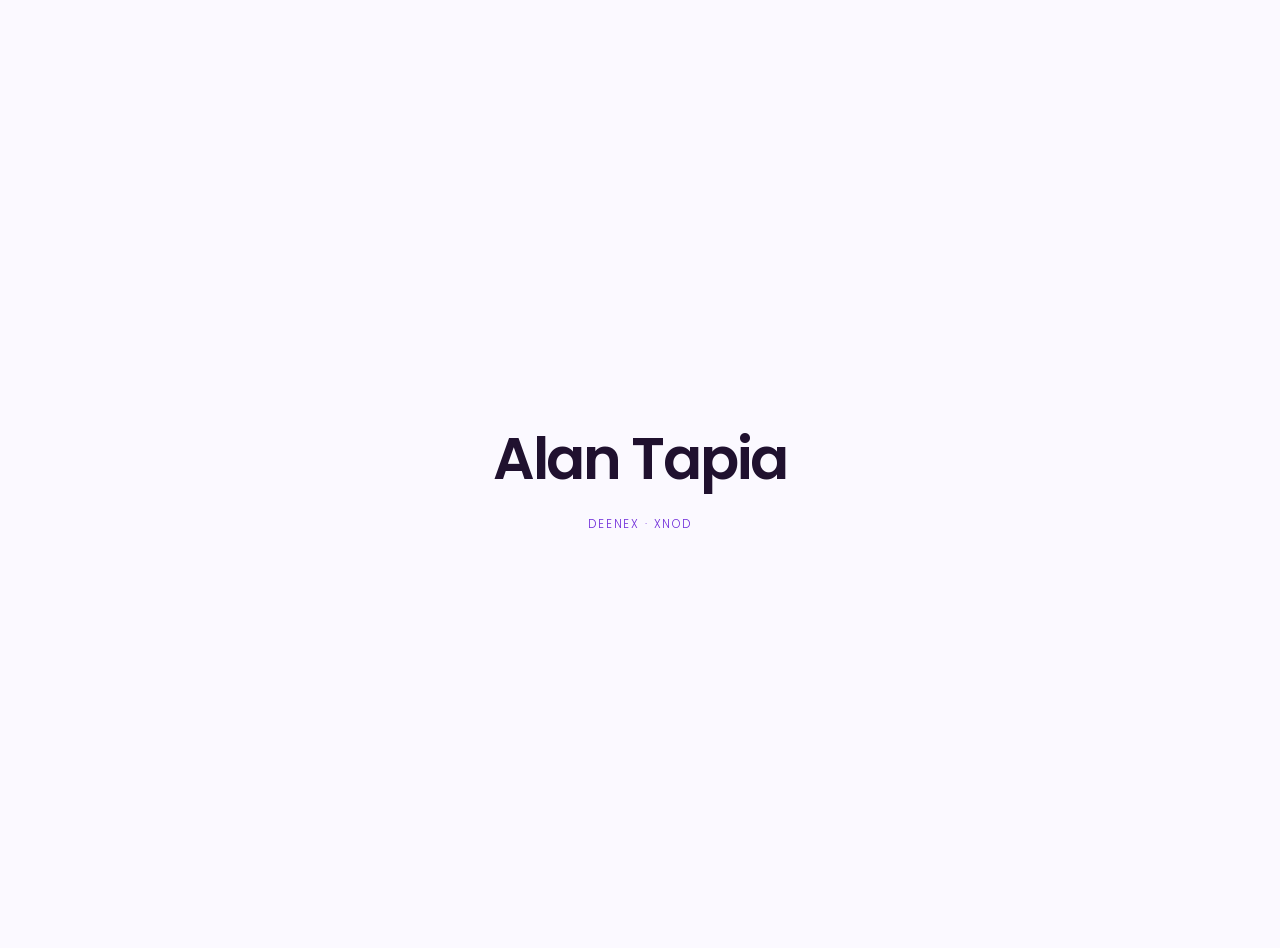
<file: index.html>
<!doctype html>
<html lang="es">
<head>
<meta charset="utf-8">
<meta name="viewport" content="width=device-width, initial-scale=1">
<meta name="robots" content="noindex, nofollow">
<title>Alan Tapia</title>
<link rel="preconnect" href="https://fonts.googleapis.com">
<link rel="preconnect" href="https://fonts.gstatic.com" crossorigin>
<link rel="stylesheet" href="https://fonts.googleapis.com/css2?family=Poppins:wght@300;600&display=swap">
<style>
:root{color-scheme:light dark; --fondo:#FBF9FF; --tinta:#20112F; --violeta:#6D28D9}
@media (prefers-color-scheme:dark){:root{--fondo:#130920; --tinta:#F0EAFA; --violeta:#B394F5}}
html,body{height:100%}
body{margin:0; display:grid; place-items:center; background:var(--fondo); color:var(--tinta);
  font-family:"Poppins","Segoe UI",system-ui,sans-serif; text-align:center; padding:24px}
h1{font-size:clamp(34px,7vw,58px); font-weight:600; letter-spacing:-.04em; margin:0}
p{font-weight:300; color:var(--violeta); margin:14px 0 0; letter-spacing:.16em;
  text-transform:uppercase; font-size:11.5px}
</style>
</head>
<body>
<main>
  <h1>Alan Tapia</h1>
  <p>Deenex &middot; Xnod</p>
</main>
</body>
</html>
</file>
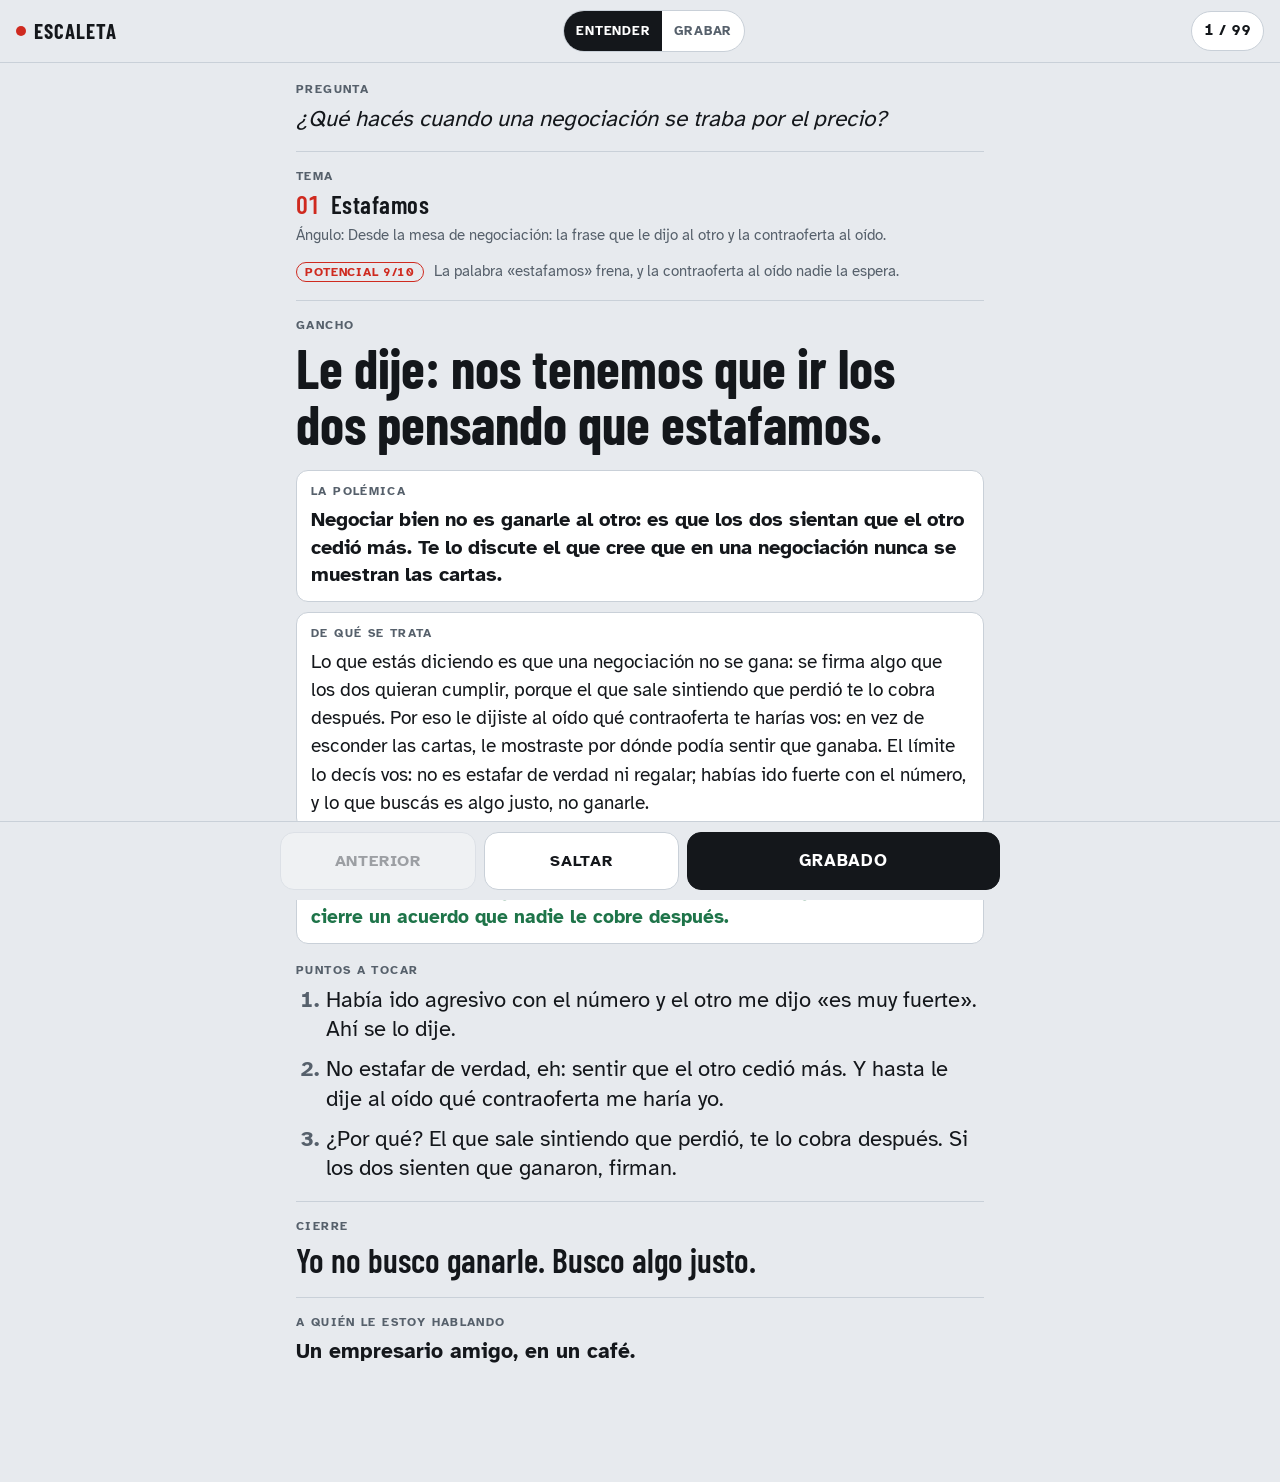
<file: escaleta-61ca1c35302c6a0f/index.html>
<!doctype html>
<html lang="es">
<head>
<meta charset="utf-8">
<meta name="viewport" content="width=device-width, initial-scale=1, viewport-fit=cover">
<meta name="robots" content="noindex, nofollow">
<meta name="description" content="Un tema por pantalla para grabar clips: gancho, puntos a tocar, cierre y a quién le hablás.">
<meta name="theme-color" content="#E7EAEE" media="(prefers-color-scheme: light)">
<meta name="theme-color" content="#0E1013" media="(prefers-color-scheme: dark)">
<meta name="apple-mobile-web-app-capable" content="yes">
<meta name="mobile-web-app-capable" content="yes">
<meta name="apple-mobile-web-app-status-bar-style" content="black-translucent">
<meta name="apple-mobile-web-app-title" content="Escaleta">
<title>Escaleta</title>
<link rel="manifest" href="manifest.webmanifest">
<link rel="icon" type="image/png" sizes="32x32" href="icons/favicon-32.png">
<link rel="apple-touch-icon" href="icons/apple-touch-icon.png">
<link rel="preload" href="fonts/barlow-condensed-700.woff2" as="font" type="font/woff2" crossorigin>
<link rel="preload" href="fonts/atkinson-hyperlegible-400.woff2" as="font" type="font/woff2" crossorigin>
<link rel="stylesheet" href="app.css">
</head>
<body>
<header class="top">
  <span class="marca"><span class="dot" aria-hidden="true"></span><span class="marca-txt">ESCALETA</span></span>
  <div class="modo" role="group" aria-label="Modo">
    <button id="modo-entender" type="button" aria-pressed="true">ENTENDER</button>
    <button id="modo-grabar" type="button" aria-pressed="false">GRABAR</button>
  </div>
  <button id="contador" class="contador" type="button" aria-label="Ver todos los temas">&nbsp;</button>
</header>

<main id="vista-tema" class="vista" aria-live="polite">
  <section class="campo" id="campo-pregunta">
    <p class="lbl">PREGUNTA</p>
    <p id="pregunta" class="pregunta"></p>
  </section>
  <section class="campo" id="campo-tema">
    <p class="lbl">TEMA</p>
    <h1 id="tema" class="tema-titulo"></h1>
    <p id="angulo" class="angulo prep"></p>
    <p id="potencial" class="potencial prep"></p>
  </section>
  <section class="campo">
    <p class="lbl">GANCHO</p>
    <p id="gancho" class="gancho"></p>
  </section>
  <section class="campo prep" id="campo-polemica">
    <p class="lbl">LA POLÉMICA</p>
    <p id="polemica" class="polemica"></p>
  </section>
  <section class="campo prep" id="campo-insight">
    <p class="lbl">DE QUÉ SE TRATA</p>
    <p id="insight" class="insight"></p>
  </section>
  <section class="campo prep" id="campo-objetivo">
    <p class="lbl">POR QUÉ TE ESCUCHA</p>
    <p id="objetivo" class="objetivo"></p>
  </section>
  <section class="campo">
    <p class="lbl">PUNTOS A TOCAR</p>
    <ol id="puntos" class="puntos"></ol>
  </section>
  <section class="campo">
    <p class="lbl">CIERRE</p>
    <p id="cierre" class="cierre"></p>
  </section>
  <section class="campo">
    <p class="lbl">A QUIÉN LE ESTOY HABLANDO</p>
    <p id="aquien" class="aquien"></p>
  </section>
</main>

<main id="vista-lista" class="vista" hidden>
  <div class="lista-head">
    <h2>Todos los temas</h2>
    <button id="volver" class="btn primario" type="button">VOLVER</button>
  </div>
  <p id="resumen" class="nota"></p>
  <ol id="items" class="items"></ol>
  <div class="pie">
    <button id="reiniciar" class="btn" type="button">Empezar de cero</button>
  </div>
</main>

<main id="vista-fin" class="vista" hidden>
  <p class="gancho">Listo.</p>
  <p id="fin-texto" class="aquien"></p>
  <div class="fila">
    <button id="ir-saltados" class="btn primario" type="button" hidden></button>
    <button id="ver-todos" class="btn" type="button">Ver todos</button>
  </div>
</main>

<main id="vista-error" class="vista" hidden>
  <p class="cierre">No pude cargar los guiones.</p>
  <p class="nota">Abrí la app una vez con internet para que se descarguen. Después funciona sin conexión.</p>
  <div class="fila"><button id="reintentar" class="btn primario" type="button">Reintentar</button></div>
</main>

<nav id="acciones" class="acciones" aria-label="Acciones">
  <div class="acciones-in">
    <button id="anterior" type="button">ANTERIOR</button>
    <button id="saltar" type="button">SALTAR</button>
    <button id="grabado" class="primario" type="button">GRABADO</button>
  </div>
</nav>

<script src="app.js" defer></script>
</body>
</html>
</file>
<file: escaleta-61ca1c35302c6a0f/app.css>
@font-face { font-family: "Barlow Condensed"; font-style: normal; font-weight: 600; font-display: swap; src: url("fonts/barlow-condensed-600.woff2") format("woff2"); }
@font-face { font-family: "Barlow Condensed"; font-style: normal; font-weight: 700; font-display: swap; src: url("fonts/barlow-condensed-700.woff2") format("woff2"); }
@font-face { font-family: "Atkinson Hyperlegible"; font-style: normal; font-weight: 400; font-display: swap; src: url("fonts/atkinson-hyperlegible-400.woff2") format("woff2"); }
@font-face { font-family: "Atkinson Hyperlegible"; font-style: normal; font-weight: 700; font-display: swap; src: url("fonts/atkinson-hyperlegible-700.woff2") format("woff2"); }

/* Un tema por pantalla, los botones siempre abajo al alcance del pulgar. */
:root {
  --bg: #E7EAEE;
  --surface: #FFFFFF;
  --ink: #14171B;
  --muted: #56606B;
  --line: #C9D0D8;
  --tally: #CF2A1F;
  --ok: #1E7449;
  --btn: #14171B;
  --btn-ink: #FFFFFF;
  --f-display: "Barlow Condensed", "Arial Narrow", "Roboto Condensed", sans-serif;
  --f-read: "Atkinson Hyperlegible", system-ui, -apple-system, "Segoe UI", Roboto, sans-serif;
  color-scheme: light;
}
@media (prefers-color-scheme: dark) {
  :root {
    --bg: #0E1013; --surface: #171A1F; --ink: #ECEFF3; --muted: #9AA4AF; --line: #2B3038;
    --tally: #FF4D40; --ok: #52C48C; --btn: #ECEFF3; --btn-ink: #0E1013;
    color-scheme: dark;
  }
}

* { box-sizing: border-box; }
html, body { margin: 0; }
body { background: var(--bg); color: var(--ink); font-family: var(--f-read); font-size: 16px; line-height: 1.45; -webkit-text-size-adjust: 100%; }
[hidden] { display: none !important; }
button { font: inherit; color: inherit; touch-action: manipulation; -webkit-tap-highlight-color: transparent; }
button:focus-visible { outline: 3px solid var(--tally); outline-offset: 2px; }

.top { position: sticky; top: 0; z-index: 2; display: flex; align-items: center; justify-content: space-between; gap: 12px; padding: calc(10px + env(safe-area-inset-top, 0px)) 16px 10px; background: var(--bg); border-bottom: 1px solid var(--line); }
.marca { display: inline-flex; align-items: center; gap: 8px; font-family: var(--f-display); font-weight: 700; font-size: 1.3rem; letter-spacing: 0.05em; }
.dot { width: 10px; height: 10px; border-radius: 50%; background: var(--tally); flex: none; }
.contador { border: 1px solid var(--line); background: var(--surface); border-radius: 999px; padding: 7px 12px; font-weight: 700; font-variant-numeric: tabular-nums; cursor: pointer; min-width: 4.5em; flex: none; }
.modo { display: inline-flex; border: 1px solid var(--line); border-radius: 999px; overflow: hidden; background: var(--surface); flex: none; }
.modo button { border: 0; background: transparent; padding: 7px 12px; font-size: 0.8rem; font-weight: 700; letter-spacing: 0.06em; color: var(--muted); cursor: pointer; }
.modo button[aria-pressed="true"] { background: var(--btn); color: var(--btn-ink); }
body.grabar .prep { display: none; }

/* La pregunta del entrevistador que no está: la voz del otro, en cursiva. */
.pregunta { margin: 0; font-size: clamp(1.15rem, 4.4vw, 1.4rem); line-height: 1.3; font-style: italic; }
body.grabar .pregunta { font-size: clamp(1.05rem, 4vw, 1.25rem); }
.angulo { margin: 0; color: var(--muted); font-size: 0.95rem; }
.angulo:empty { display: none; }
.potencial { margin: 8px 0 0; color: var(--muted); font-size: 0.95rem; }
.potencial:empty { display: none; }
.nota-viral { display: inline-block; margin-right: 6px; padding: 1px 8px; border-radius: 999px; border: 1.5px solid var(--tally); color: var(--tally); font-size: 0.72rem; letter-spacing: 0.06em; text-transform: uppercase; font-variant-numeric: tabular-nums; }
.polemica { margin: 0; font-weight: 700; font-size: clamp(1.08rem, 4vw, 1.28rem); line-height: 1.35; }
.insight { margin: 0; font-size: clamp(1.02rem, 3.8vw, 1.18rem); line-height: 1.5; }
.objetivo { margin: 0; font-size: clamp(1.02rem, 3.8vw, 1.18rem); line-height: 1.45; color: var(--ok); font-weight: 700; }
@media (max-width: 479px) { .marca-txt { display: none; } }

.vista { max-width: 720px; margin: 0 auto; padding: 18px 16px calc(116px + env(safe-area-inset-bottom, 0px)); display: grid; gap: 18px; }
.campo { display: grid; gap: 6px; min-width: 0; }
.campo + .campo { padding-top: 16px; border-top: 1px solid var(--line); }
.lbl { margin: 0; font-size: 0.72rem; font-weight: 700; letter-spacing: 0.12em; color: var(--muted); }

.tema-titulo { margin: 0; display: flex; flex-wrap: wrap; align-items: baseline; gap: 4px 10px; font-family: var(--f-display); font-weight: 600; font-size: 1.55rem; line-height: 1.1; letter-spacing: 0.02em; }
.num { color: var(--tally); font-variant-numeric: tabular-nums; }
.etiqueta { font-family: var(--f-read); font-size: 0.7rem; font-weight: 700; letter-spacing: 0.08em; text-transform: uppercase; padding: 2px 8px; border-radius: 999px; border: 1.5px solid currentColor; }
.etiqueta.ok { color: var(--ok); }
.etiqueta.salto, .etiqueta.opcional { color: var(--muted); }

.gancho { margin: 0; font-family: var(--f-display); font-weight: 700; font-size: clamp(2rem, 8.2vw, 3.4rem); line-height: 1.03; text-wrap: balance; }
.puntos { margin: 0; padding-left: 1.4em; display: grid; gap: 10px; font-size: clamp(1.1rem, 4.1vw, 1.35rem); line-height: 1.38; }
.puntos li::marker { font-weight: 700; color: var(--muted); }
.escena { color: var(--tally); font-style: italic; }
.escena b { font-style: normal; letter-spacing: 0.02em; }
.cierre { margin: 0; font-family: var(--f-display); font-weight: 600; font-size: clamp(1.5rem, 5.8vw, 2.1rem); line-height: 1.12; text-wrap: balance; }
.aquien { margin: 0; font-weight: 700; font-size: clamp(1.1rem, 4.1vw, 1.3rem); }

.acciones { position: fixed; left: 0; right: 0; bottom: 0; z-index: 3; padding: 10px 16px calc(10px + env(safe-area-inset-bottom, 0px)); background: var(--bg); border-top: 1px solid var(--line); }
.acciones-in { max-width: 720px; margin: 0 auto; display: grid; grid-template-columns: 1fr 1fr 1.6fr; gap: 8px; }
.acciones button { min-height: 58px; border-radius: 14px; border: 1px solid var(--line); background: var(--surface); font-weight: 700; font-size: 0.98rem; letter-spacing: 0.05em; cursor: pointer; }
.acciones .primario { background: var(--btn); color: var(--btn-ink); border-color: var(--btn); font-size: 1.08rem; }
.acciones button:disabled { opacity: 0.35; cursor: default; }

.btn { border: 1px solid var(--line); background: var(--surface); border-radius: 12px; padding: 12px 16px; font-weight: 700; cursor: pointer; }
.btn.primario { background: var(--btn); color: var(--btn-ink); border-color: var(--btn); }
.fila { display: flex; flex-wrap: wrap; gap: 8px; }
.nota { margin: 0; color: var(--muted); font-size: 0.92rem; }

.lista-head { display: flex; align-items: center; justify-content: space-between; gap: 12px; flex-wrap: wrap; }
.lista-head h2 { margin: 0; font-family: var(--f-display); font-weight: 700; font-size: 1.7rem; }
.items { list-style: none; margin: 0; padding: 0; display: grid; gap: 6px; }
.item { width: 100%; text-align: left; display: grid; grid-template-columns: 2.2em minmax(0, 1fr) auto; align-items: center; gap: 10px; padding: 12px 14px; border-radius: 12px; border: 1px solid var(--line); background: var(--surface); cursor: pointer; }
.item.actual { border-color: var(--tally); box-shadow: 0 0 0 1px var(--tally); }
.item.cerrado { opacity: 0.6; }
.item .n { color: var(--tally); font-weight: 700; font-variant-numeric: tabular-nums; }
.item .t { font-weight: 700; min-width: 0; }
.item .t small { display: block; font-weight: 400; color: var(--muted); overflow: hidden; text-overflow: ellipsis; white-space: nowrap; }
.item .e { font-size: 0.7rem; font-weight: 700; letter-spacing: 0.06em; text-transform: uppercase; }
.item .e.ok { color: var(--ok); }
.item .e.salto { color: var(--muted); }
.item .e { text-align: right; }
.item .e .v { display: block; color: var(--tally); font-variant-numeric: tabular-nums; }
.item.cerrado .e .v { color: var(--muted); }
.items .corte { margin: 14px 2px 0; font-size: 0.72rem; font-weight: 700; letter-spacing: 0.08em; text-transform: uppercase; color: var(--muted); }
.items .corte:first-child { margin-top: 0; }
.pie { padding-top: 8px; }

/* Modo entender: lo que es para preparar va en un recuadro, aparte del guion. */
.vista .campo.prep { padding: 12px 14px; border: 1px solid var(--line); border-radius: 12px; background: var(--surface); }
.vista .campo.prep + .campo.prep { margin-top: -8px; }
body:not(.grabar) .vista .campo.prep + .campo:not(.prep) { border-top: 0; padding-top: 0; }

/* En el celular: el notch de costado no tapa nada y los botones de arriba se tocan fácil. */
.top, .vista, .acciones { padding-left: max(16px, env(safe-area-inset-left, 0px)); padding-right: max(16px, env(safe-area-inset-right, 0px)); }
.modo button, .contador { min-height: 40px; }

/* Grabar: menos aire entre campos, así gancho, puntos y cierre entran de un vistazo. */
body.grabar .top { position: static; padding-top: calc(6px + env(safe-area-inset-top, 0px)); padding-bottom: 6px; }
body.grabar .vista { gap: 10px; padding-top: 12px; }
body.grabar .campo { gap: 3px; }
body.grabar .campo + .campo { padding-top: 8px; }
body.grabar .tema-titulo { font-size: 1.35rem; }
body.grabar #campo-pregunta + #campo-tema { border-top: 0; padding-top: 0; }
body.grabar #campo-tema { display: flex; align-items: baseline; gap: 10px; }
body.grabar #campo-tema .lbl { flex: none; }
body.grabar .puntos { gap: 6px; }

/* Celular acostado: barras más finas y letra a la medida de la altura. */
@media (orientation: landscape) and (max-height: 500px) {
  .top { position: static; padding-top: calc(6px + env(safe-area-inset-top, 0px)); padding-bottom: 6px; }
  .vista { padding-bottom: calc(76px + env(safe-area-inset-bottom, 0px)); }
  .acciones { padding-top: 6px; padding-bottom: calc(6px + env(safe-area-inset-bottom, 0px)); }
  .acciones button { min-height: 46px; }
  .tema-titulo { font-size: 1.3rem; }
  .gancho { font-size: clamp(1.6rem, 4.2vw, 2.4rem); }
  .cierre { font-size: clamp(1.3rem, 3.2vw, 1.8rem); }
}

@media (prefers-reduced-motion: reduce) { * { transition: none !important; animation: none !important; } }
</file>
